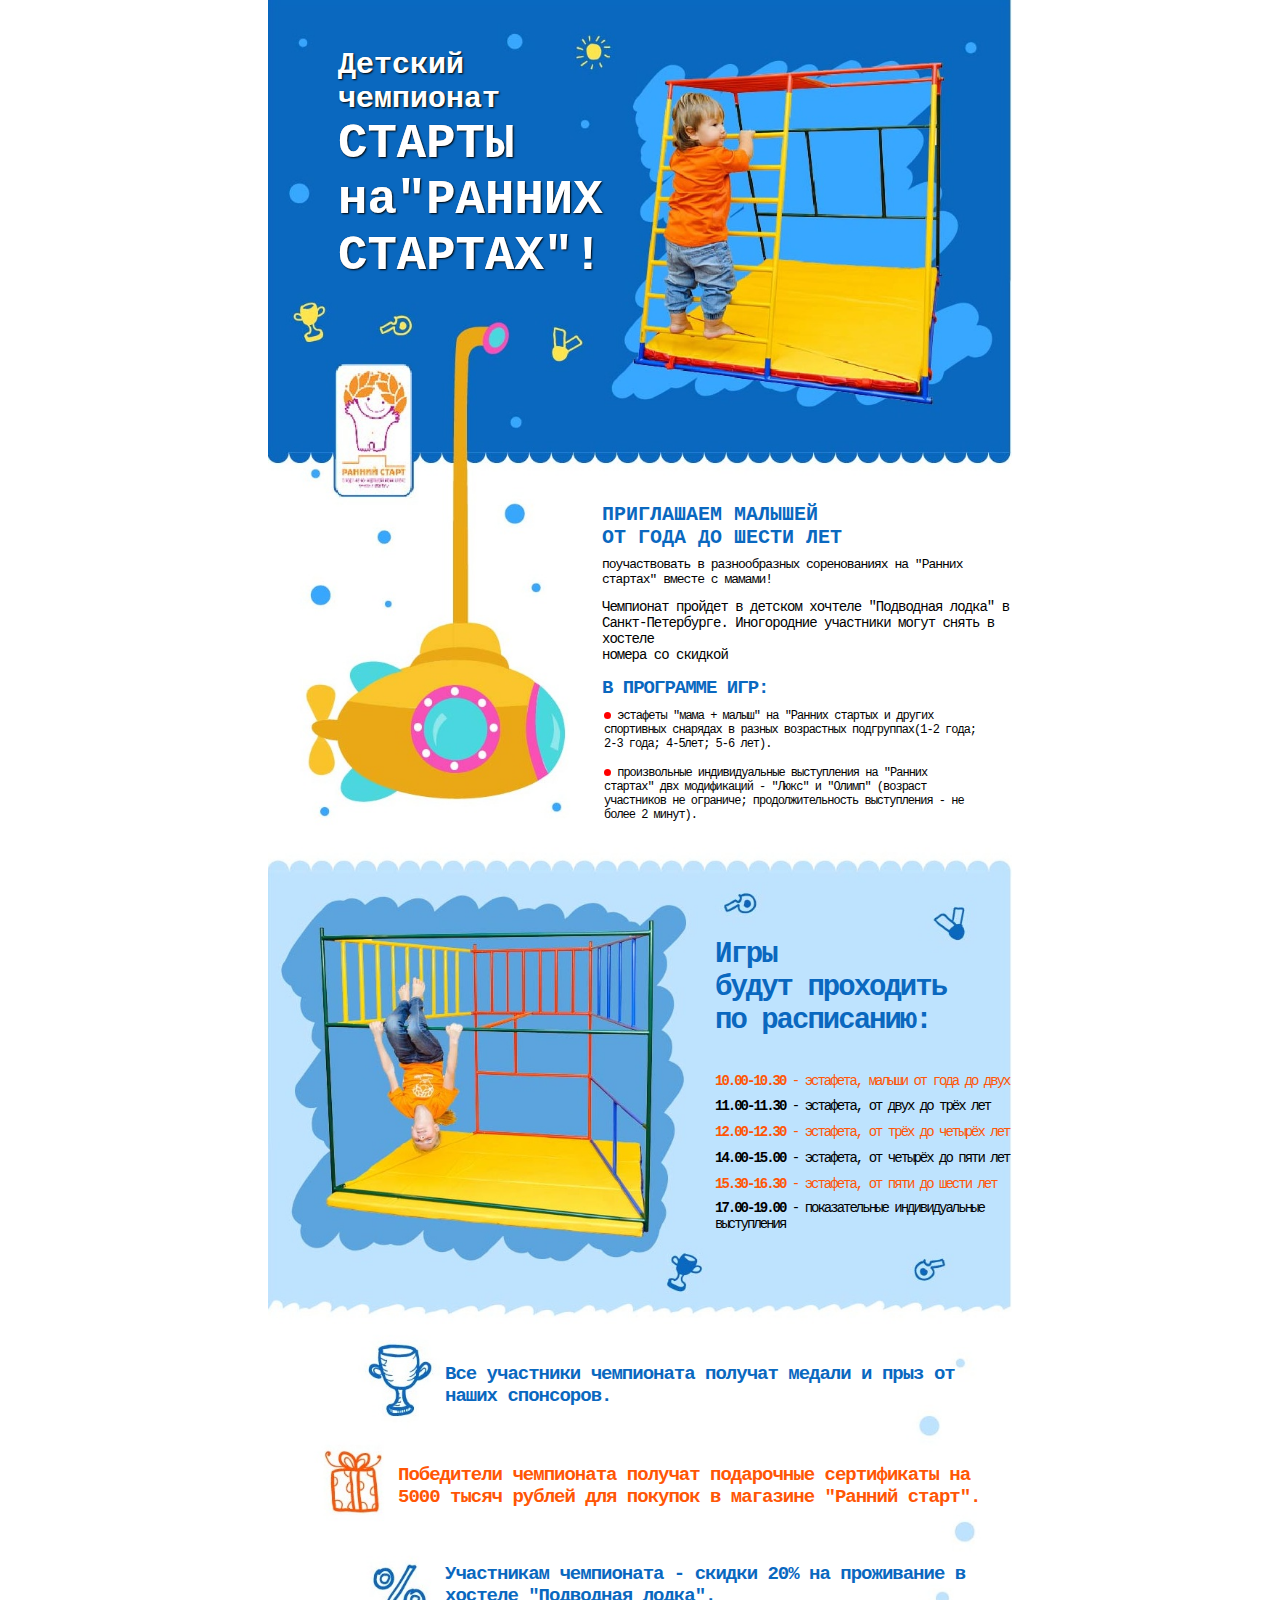
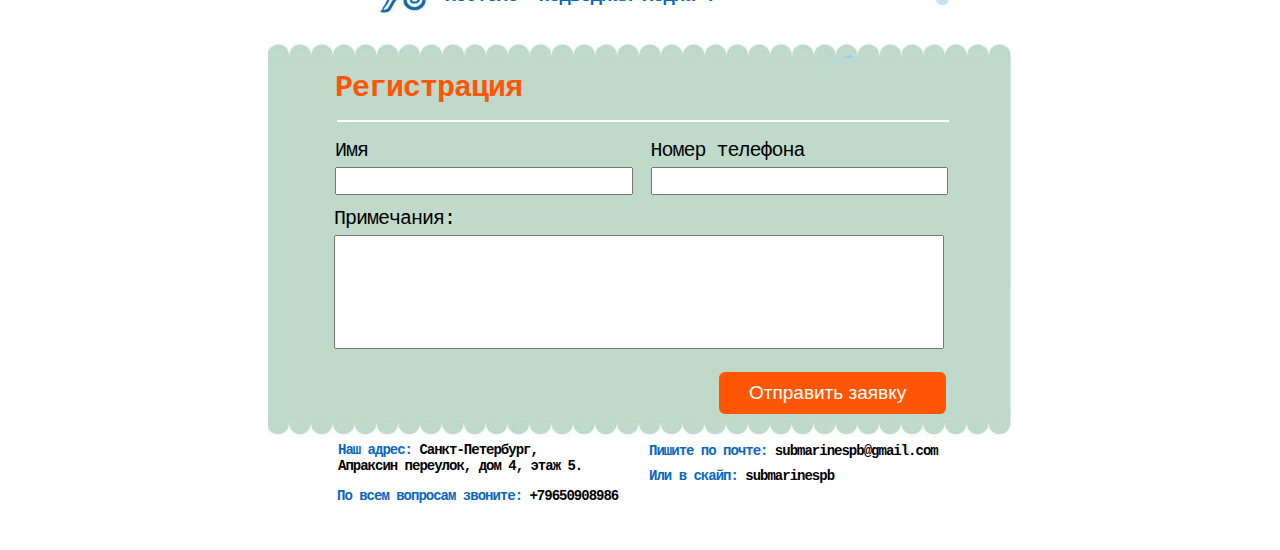
<file: index.html>
<!DOCTYPE html>
<html lang="ru">
<head>
    <meta charset="UTF-8">
    <title>Ранние старты</title>
    <link rel="stylesheet" href="css/style.css">
</head>
<body>
    <div class="wrapper">

        <div class="one">
            <h1 id="one">Детский чемпионат</h1>
            <h1 id="two">СТАРТЫ<br>на"РАННИХ<br>СТАРТАХ"!</h1>

        </div>
        <div class="two">
            <p id="header"><strong>ПРИГЛАШАЕМ МАЛЫШЕЙ<BR>ОТ ГОДА ДО ШЕСТИ ЛЕТ</strong></p>
            <p id="text">поучаствовать в разнообразных соренованиях на "Ранних<br>
                стартах" вместе с мамами!</p>
            <p id="info">Чемпионат пройдет в детском хочтеле "Подводная лодка" в<br>
                Санкт-Петербурге. Иногородние участники могут снять в хостеле<br>
                номера со скидкой</p>
            <p id="header_prog"><b>В ПРОГРАММЕ ИГР:</b></p>
            <ul id="unord_list">
                <li id="num_list1" >
                    эстафеты "мама + малыш" на "Ранних стартых и других<br>
                    спортивных снарядах в разных возрастных подгруппах(1-2 года;<br>
                    2-3 года; 4-5лет; 5-6 лет).
                </li>
                <li id="num_list2">
                    произвольные индивидуальные выступления на "Ранних<br>
                    стартах" двх модификаций - "Люкс" и "Олимп" (возраст<br>
                    участников не ограниче; продолжительность выступления - не<br>
                    более 2 минут).
                </li>


            </ul>
        </div>
        <div class="three">
            <p id="header-game">
                <b>Игры<BR>
                будут проходить<BR>
                по расписанию:</b>
            </p>
            <p id="one-two">
                <b>10.00-10.30</b> - эстафета, малыши от года до двух
            </p>
            <p id="two-three">
                <b>11.00-11.30</b> - эстафета, от двух до трёх лет
            </p>
            <p id="three-four">
                <b>12.00-12.30</b> - эстафета, от трёх до четырёх лет
            </p>
            <p id="four-five">
                <b>14.00-15.00</b> - эстафета, от четырёх до пяти лет
            </p>
            <p id="five-six">
                <b>15.30-16.30</b> - эстафета, от пяти до шести лет
            </p>
            <p id="indiv">
                <b>17.00-19.00</b> - показательные индивидуальные выступления
            </p>
        </div>
        <div class="prize">
            <p id="medals"><b>Все участники чемпионата получат медали и прыз от<br>наших спонсоров.</b></p>
            <p id="sertif"><b>Победители чемпионата получат подарочные сертификаты на<br>
                5000 тысяч рублей для покупок в магазине "Ранний старт".</b>
            </p>
            <p id="sale">
                <b>Участникам чемпионата  - скидки 20% на проживание в<br>хостеле "Подводная лодка".</b>
            </p>
        </div>
        <form action="handler.php" method="post">
            <h1 class="regis">Регистрация</h1>
            <hr>
            <div class="input-box">
                <div class="input-box__item col2"><label>Имя</label><input name="fname"></div>
                <div class="input-box__item co22"><label>Номер телефона</label><input name="ftel" type="tel"></div>
                <div class="input-box__item col1"><label >Примечания:</label><textarea name="fnote" id="prim"></textarea></div>
            </div>
            <button class="applic link">Отправить заявку</button>
            <!--<input class="applic" type="submit" value="Отправить заявку"
                      formaction="handler.php" formmethod="post">-->
        </form>
        <div class="contacts">
            <div class="contacts_text in1"><b><span>Наш адрес:</span> Санкт-Петербург,<br>Апраксин переулок, дом 4, этаж 5.</b></div>
            <div class="contacts_text in3"><b><span>Пишите по почте:</span> submarinespb@gmail.com</b></div>
            <div class="contacts_text in4"><b><span>Или в скайп:</span> submarinespb</b></div>
            <div class="contacts_text in2"><b><span>По всем вопросам звоните:</span> +79650908986</b></div>
        </div>
    </div>
    <script src="https://ajax.googleapis.com/ajax/libs/jquery/1.11.3/jquery.min.js"></script>
    <!--<script type="text/javascript" src="sendjs.js"></script>-->
</body>
</html>
</file>
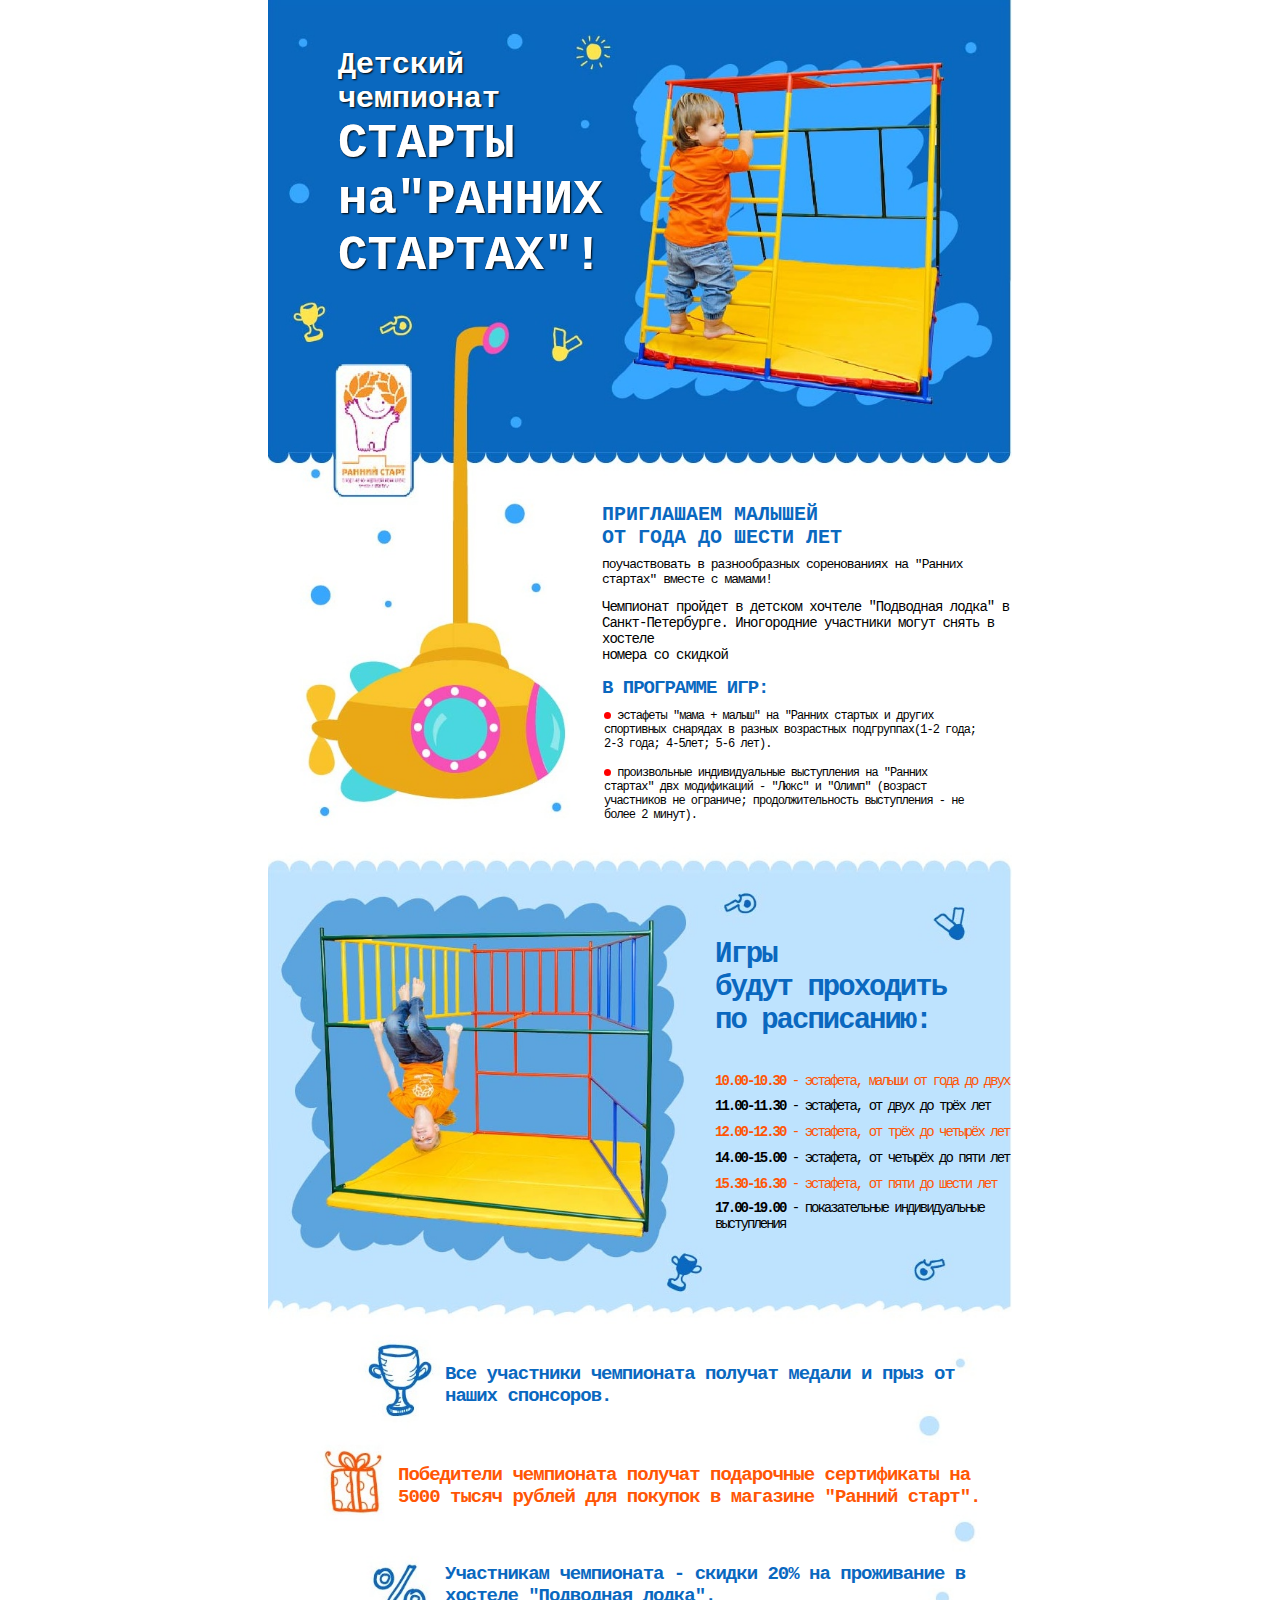
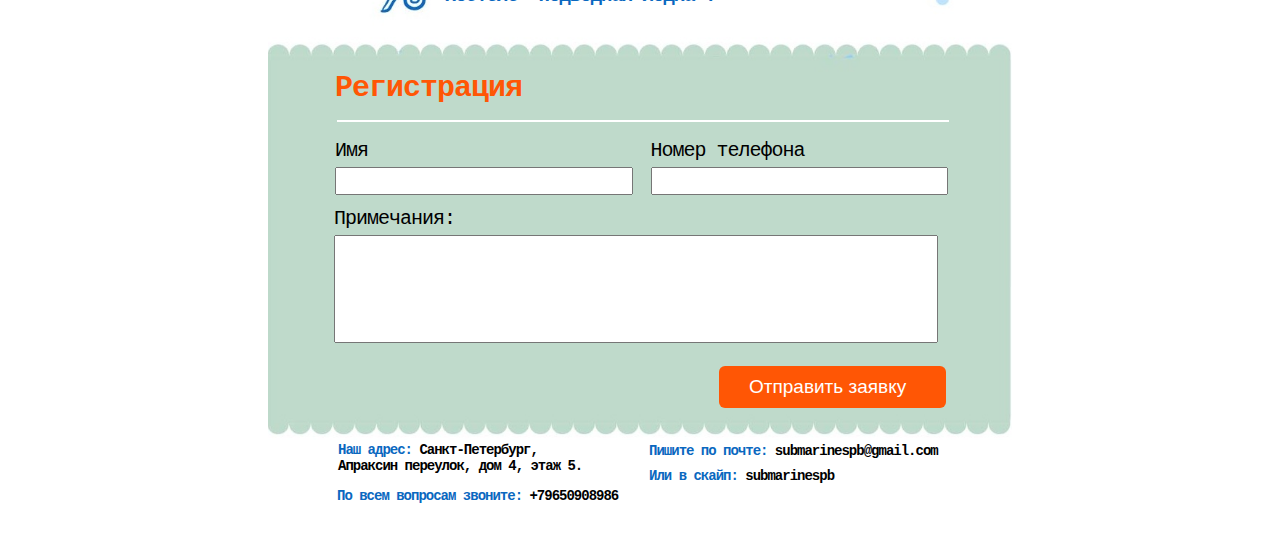
<file: proj/index.html>
<!DOCTYPE html>
<html lang="ru">
<head>
    <meta charset="UTF-8">
    <title>Title</title>
    <link rel="stylesheet" href="css/style.css">
</head>
<body>
    <div class="wrapper">

        <div class="one">
            <h1 id="one">Детский чемпионат</h1>
            <h1 id="two">СТАРТЫ<br>на"РАННИХ<br>СТАРТАХ"!</h1>

        </div>
        <div class="two">
            <p id="header"><strong>ПРИГЛАШАЕМ МАЛЫШЕЙ<BR>ОТ ГОДА ДО ШЕСТИ ЛЕТ</strong></p>
            <p id="text">поучаствовать в разнообразных соренованиях на "Ранних<br>
                стартах" вместе с мамами!</p>
            <p id="info">Чемпионат пройдет в детском хочтеле "Подводная лодка" в<br>
                Санкт-Петербурге. Иногородние участники могут снять в хостеле<br>
                номера со скидкой</p>
            <p id="header_prog"><b>В ПРОГРАММЕ ИГР:</b></p>
            <ul id="unord_list">
                <li id="num_list1" >
                    эстафеты "мама + малыш" на "Ранних стартых и других<br>
                    спортивных снарядах в разных возрастных подгруппах(1-2 года;<br>
                    2-3 года; 4-5лет; 5-6 лет).
                </li>
                <li id="num_list2">
                    произвольные индивидуальные выступления на "Ранних<br>
                    стартах" двх модификаций - "Люкс" и "Олимп" (возраст<br>
                    участников не ограниче; продолжительность выступления - не<br>
                    более 2 минут).
                </li>


            </ul>
        </div>
        <div class="three">
            <p id="header-game">
                <b>Игры<BR>
                будут проходить<BR>
                по расписанию:</b>
            </p>
            <p id="one-two">
                <b>10.00-10.30</b> - эстафета, малыши от года до двух
            </p>
            <p id="two-three">
                <b>11.00-11.30</b> - эстафета, от двух до трёх лет
            </p>
            <p id="three-four">
                <b>12.00-12.30</b> - эстафета, от трёх до четырёх лет
            </p>
            <p id="four-five">
                <b>14.00-15.00</b> - эстафета, от четырёх до пяти лет
            </p>
            <p id="five-six">
                <b>15.30-16.30</b> - эстафета, от пяти до шести лет
            </p>
            <p id="indiv">
                <b>17.00-19.00</b> - показательные индивидуальные выступления
            </p>
        </div>
        <div class="prize">
            <p id="medals"><b>Все участники чемпионата получат медали и прыз от<br>наших спонсоров.</b></p>
            <p id="sertif"><b>Победители чемпионата получат подарочные сертификаты на<br>
                5000 тысяч рублей для покупок в магазине "Ранний старт".</b>
            </p>
            <p id="sale">
                <b>Участникам чемпионата  - скидки 20% на проживание в<br>хостеле "Подводная лодка".</b>
            </p>
        </div>
        <form action="handler.php" method="post">
            <h1 class="regis">Регистрация</h1>
            <hr>
            <div class="input-box">
                <div class="input-box__item col2"><label>Имя</label><input name="fn"></div>
                <div class="input-box__item co22"><label>Номер телефона</label><input name="tel"></div>
                <div class="input-box__item col1"><label >Примечания:</label><input name="note" id="prim"></div>
            </div>
            <button class="applic">Отправить заявку</button>
            <!--<input class="applic" type="submit" value="Отправить заявку"
                      formaction="handler.php" formmethod="post">-->
        </form>
        <div class="contacts">
            <div class="contacts_text in1"><b><span>Наш адрес:</span> Санкт-Петербург,<br>Апраксин переулок, дом 4, этаж 5.</b></div>
            <div class="contacts_text in3"><b><span>Пишите по почте:</span> submarinespb@gmail.com</b></div>
            <div class="contacts_text in4"><b><span>Или в скайп:</span> submarinespb</b></div>
            <div class="contacts_text in2"><b><span>По всем вопросам звоните:</span> +79650908986</b></div>
        </div>
    </div>

</body>
</html>
</file>
<file: css/style.css>
body{
    margin:0;
/*    background-image: url(../img/background.jpg);
    background-repeat: no-repeat;
    width: 1025px;
    height: 2900px;*/
}

.one {
    padding-top: 48px;
    padding-left: 70px;
    color: white;
    width: 678px;
    height: 403px;
}
#one {
    margin-top: 0;
    margin-bottom: 0;
    font-size: 30px;
    font-family: monospace;
    width: 165px;
    text-shadow: 1px 1px 2px black, 0 0
}

.wrapper{
    margin: auto;
    background-image: url(.././img/background2.jpg);
    background-repeat: no-repeat;
    background-size: contain;
    width: 744px;
    height: 2150px;
}
#two {
    margin-top:0;
    margin-bottom:0;
    font-size: 49px;
    font-family: monospace;
    text-shadow: 1px 1px 2px black, 0 0;
}

.two {
    height: 398px;
    padding-top: 42px;
    padding-left: 334px;
    font-family: monospace;
}
#header {
    margin-top: 10px;
    margin-bottom: 0;
    font-size: 20px;
    color: #0A68BF;
}
#text {
    margin-top: 8px;
    letter-spacing: -1px;
}
#info {
    letter-spacing: -1px;
    font-size: 14px;
    font-family: monospace;
    margin-top: -1px;
}

#header_prog {
    font-family: monospace;
    font-size: 19px;
    letter-spacing: -1px;
    margin-top: 0;
    margin-bottom: 10px;
    color: #0A68BF;
}

#unord_list {
    padding-left: 2px;
    font-size: 12px;
    letter-spacing: -1px;
    font-family: monospace;
    margin-top: 0;
    list-style: none;
}

#unord_list li:before {
    content: '';
    width: 7px;
    height: 7px;
    border-radius: 50%;
    background: red;
    display: inline-block;
}
li#num_list2 {
    margin-top: 15px;
}
.three {
    height: 406px;
    padding-left: 447px;
    padding-top: 18px;
    font-family: monospace;
    margin: 0;
}
#header-game {
    font-size: 29px;
    letter-spacing: -2px;
    color: #0A68BF;
}
#one-two {
    padding-top: 7px;
    letter-spacing: -2px;
    margin-bottom: 9px;
    font-size: 14px;
    color: #FF5605;
}
p#two-three {
    margin-top: 0px;
    letter-spacing: -2px;
    font-size: 14px;
    margin-bottom: 0;
}
#three-four {
    margin-top: 10px;
    letter-spacing: -2px;
    font-size: 14px;
    color: #FF5605;
    margin-bottom: 0;
}
#four-five {
    margin-top: 10px;
    letter-spacing: -2px;
    font-size: 14px;
    margin-bottom: 0;
}
#five-six {
    margin-top: 10px;
    letter-spacing: -2px;
    font-size: 14px;
    color: #FF5605;
    margin-bottom: 0;
}
#indiv {
    margin-top: 8px;
    font-size: 14px;
    letter-spacing: -2px;
}
.prize {
    height: 314px;
    font-family: monospace;
}
#medals {
    padding-top: 29px;
    padding-left: 177px;
    font-size: 19px;
    letter-spacing: -1px;
    color: #0A68BF;
}
#sale {
    padding-top: 36px;
    padding-left: 177px;
    font-size: 19px;
    letter-spacing: -1px;
    color: #0A68BF;
}
#sertif {
    padding-top: 38px;
    padding-left: 130px;
    font-size: 19px;
    letter-spacing: -1px;
    color: #FF5605;
}

.input-box {
    font-size: 0;
    font-family: monospace;
}

.input-box__item{
    display: inline-block;
}
.col1 {
    width: 83%;
    padding-left: 66px;
    padding-top: 12px;
}
.col2 {
    width: 40%;
    padding-top: 9px;
    padding-left: 67px;
}
.co22 {
    padding-left: 18px;
    width: 40%;
}
.input-box__item label{
    display: block;
    font-size: 20px;
    letter-spacing: -1px;
}

.input-box__item label,
.input-box__item input{
    width:100%;
    box-sizing: border-box;
    height: 28px;
}
form {
    height: 352px;
}
.regis {
    margin-top: 23px;
    font-family: monospace;
    font-size: 30px;
    padding-left: 67px;
    letter-spacing: -1px;
    margin-bottom: 15px;
    color: #FF5605;
}

hr {
    margin-left: 69px;
    margin-right: 63px;
    border-width: 1px;
    color: white;
    border-style: double;
}
#prim {
    resize: none;
    width: 604px;
    height: 108px;
}
.applic {
    margin-left: 451px;
    font-size: 19px;
    margin-top: 23px;
    padding-left: 30px;
    padding-right: 40px;
    padding-top: 10px;
    padding-bottom: 10px;
    background: #FF5605;
    border: none;
    border-radius: 6px;
    color: white;
}
.contacts_text {
    width: 41%;
    float: left;
    font-family: monospace;
    font-size: 14px;
    letter-spacing: -1px;
}
.contacts_text span{
    color: #0A68BF;
}
.in1 {
    padding-left: 70px;
    padding-top: 19px;
}
.in2 {
    padding-left: 69px;
    padding-top: 4px;
}
.in3 {
    padding-top: 20px;
    padding-left: 6px;
}
.in4 {
    padding-top: 9px;
    padding-left: 6px;
}
</file>
<file: proj/css/style.css>
body{
    margin:0;
/*    background-image: url(../img/background.jpg);
    background-repeat: no-repeat;
    width: 1025px;
    height: 2900px;*/
}

.one {
    padding-top: 48px;
    padding-left: 70px;
    color: white;
    width: 678px;
    height: 403px;
}
#one {
    margin-top: 0;
    margin-bottom: 0;
    font-size: 30px;
    font-family: monospace;
    width: 165px;
    text-shadow: 1px 1px 2px black, 0 0
}

.wrapper{
    margin: auto;
    background-image: url(.././img/background2.jpg);
    background-repeat: no-repeat;
    background-size: contain;
    width: 744px;
    height: 2150px;
}
#two {
    margin-top:0;
    margin-bottom:0;
    font-size: 49px;
    font-family: monospace;
    text-shadow: 1px 1px 2px black, 0 0;
}

.two {
    height: 398px;
    padding-top: 42px;
    padding-left: 334px;
    font-family: monospace;
}
#header {
    margin-top: 10px;
    margin-bottom: 0;
    font-size: 20px;
    color: #0A68BF;
}
#text {
    margin-top: 8px;
    letter-spacing: -1px;
}
#info {
    letter-spacing: -1px;
    font-size: 14px;
    font-family: monospace;
    margin-top: -1px;
}

#header_prog {
    font-family: monospace;
    font-size: 19px;
    letter-spacing: -1px;
    margin-top: 0;
    margin-bottom: 10px;
    color: #0A68BF;
}

#unord_list {
    padding-left: 2px;
    font-size: 12px;
    letter-spacing: -1px;
    font-family: monospace;
    margin-top: 0;
    list-style: none;
}

#unord_list li:before {
    content: '';
    width: 7px;
    height: 7px;
    border-radius: 50%;
    background: red;
    display: inline-block;
}
li#num_list2 {
    margin-top: 15px;
}
.three {
    height: 406px;
    padding-left: 447px;
    padding-top: 18px;
    font-family: monospace;
    margin: 0;
}
#header-game {
    font-size: 29px;
    letter-spacing: -2px;
    color: #0A68BF;
}
#one-two {
    padding-top: 7px;
    letter-spacing: -2px;
    margin-bottom: 9px;
    font-size: 14px;
    color: #FF5605;
}
p#two-three {
    margin-top: 0px;
    letter-spacing: -2px;
    font-size: 14px;
    margin-bottom: 0;
}
#three-four {
    margin-top: 10px;
    letter-spacing: -2px;
    font-size: 14px;
    color: #FF5605;
    margin-bottom: 0;
}
#four-five {
    margin-top: 10px;
    letter-spacing: -2px;
    font-size: 14px;
    margin-bottom: 0;
}
#five-six {
    margin-top: 10px;
    letter-spacing: -2px;
    font-size: 14px;
    color: #FF5605;
    margin-bottom: 0;
}
#indiv {
    margin-top: 8px;
    font-size: 14px;
    letter-spacing: -2px;
}
.prize {
    height: 314px;
    font-family: monospace;
}
#medals {
    padding-top: 29px;
    padding-left: 177px;
    font-size: 19px;
    letter-spacing: -1px;
    color: #0A68BF;
}
#sale {
    padding-top: 36px;
    padding-left: 177px;
    font-size: 19px;
    letter-spacing: -1px;
    color: #0A68BF;
}
#sertif {
    padding-top: 38px;
    padding-left: 130px;
    font-size: 19px;
    letter-spacing: -1px;
    color: #FF5605;
}

.input-box {
    font-size: 0;
    font-family: monospace;
}

.input-box__item{
    display: inline-block;
}
.col1 {
    width: 83%;
    padding-left: 66px;
    padding-top: 12px;
}
.col2 {
    width: 40%;
    padding-top: 9px;
    padding-left: 67px;
}
.co22 {
    padding-left: 18px;
    width: 40%;
}
.input-box__item label{
    display: block;
    font-size: 20px;
    letter-spacing: -1px;
}

.input-box__item label,
.input-box__item input{
    width:100%;
    box-sizing: border-box;
    height: 28px;
}
form {
    height: 352px;
}
.regis {
    margin-top: 23px;
    font-family: monospace;
    font-size: 30px;
    padding-left: 67px;
    letter-spacing: -1px;
    margin-bottom: 15px;
    color: #FF5605;
}

hr {
    margin-left: 69px;
    margin-right: 63px;
    border-width: 1px;
    color: white;
    border-style: double;
}
#prim {
    resize: none;
    width: 604px;
    height: 108px;
}
.applic {
    margin-left: 451px;
    font-size: 19px;
    margin-top: 23px;
    padding-left: 30px;
    padding-right: 40px;
    padding-top: 10px;
    padding-bottom: 10px;
    background: #FF5605;
    border: none;
    border-radius: 6px;
    color: white;
}
.contacts_text {
    width: 41%;
    float: left;
    font-family: monospace;
    font-size: 14px;
    letter-spacing: -1px;
}
.contacts_text span{
    color: #0A68BF;
}
.in1 {
    padding-left: 70px;
    padding-top: 19px;
}
.in2 {
    padding-left: 69px;
    padding-top: 4px;
}
.in3 {
    padding-top: 20px;
    padding-left: 6px;
}
.in4 {
    padding-top: 9px;
    padding-left: 6px;
}
</file>
